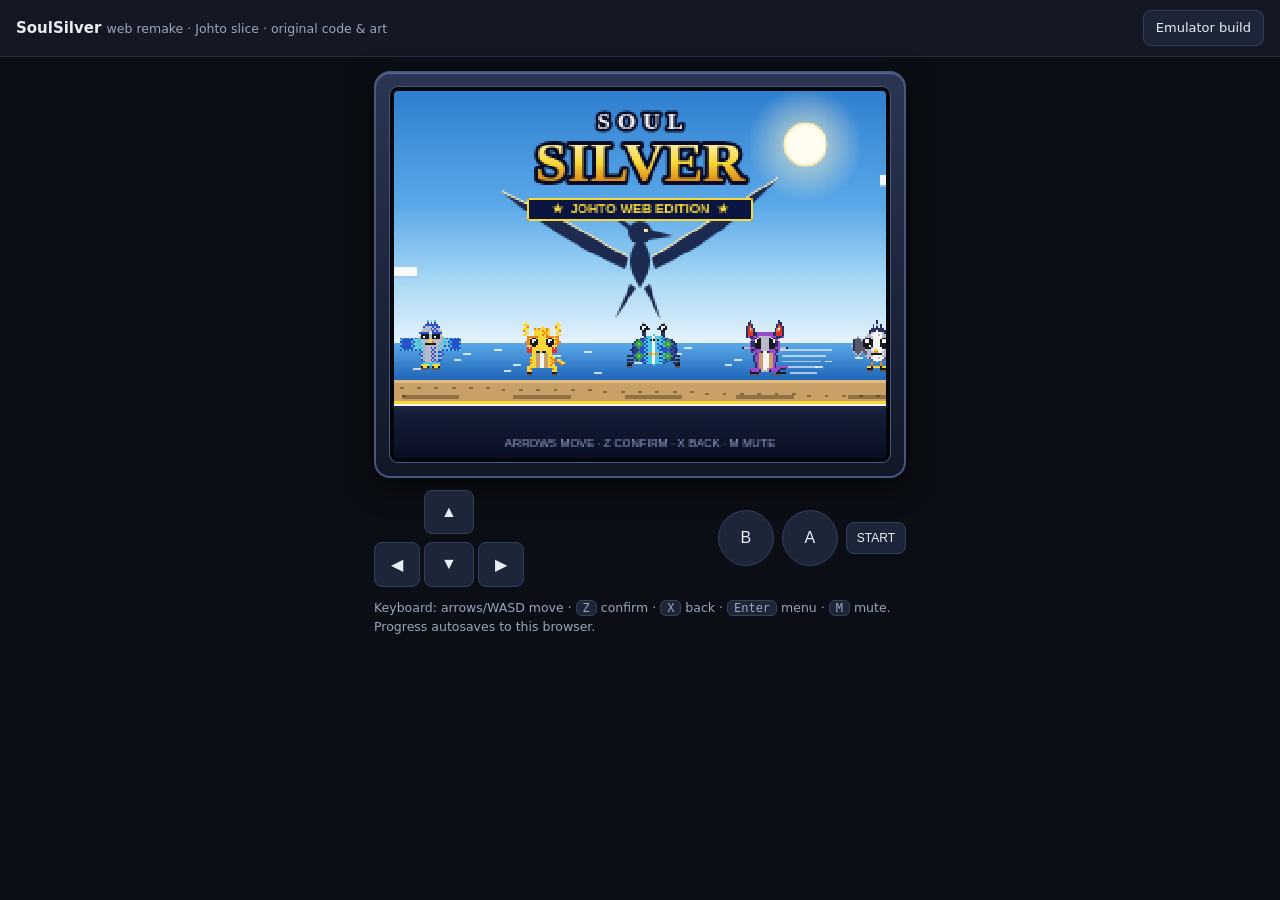
<file: soulsilver-web/index.html>
<!doctype html>
<html lang="en">
<head>
<meta charset="utf-8">
<meta name="viewport" content="width=device-width, initial-scale=1, maximum-scale=1, user-scalable=no">
<link rel="icon" href="data:,">
<title>SoulSilver Web Remake (Johto Slice)</title>
<link rel="stylesheet" href="style.css">
</head>
<body>
<header>
  <h1>SoulSilver <small>web remake · Johto slice · original code &amp; art</small></h1>
  <div class="spacer"></div>
  <a class="btn" href="/">Emulator build</a>
</header>
<main>
  <div id="stage">
    <canvas id="screen" width="256" height="192"></canvas>
  </div>
  <div id="touch">
    <div class="dpad">
      <button data-key="ArrowUp">▲</button>
      <div><button data-key="ArrowLeft">◀</button><button data-key="ArrowDown">▼</button><button data-key="ArrowRight">▶</button></div>
    </div>
    <div class="ab">
      <button data-key="x" class="round">B</button>
      <button data-key="z" class="round">A</button>
      <button data-key="Enter" class="small">START</button>
    </div>
  </div>
  <p class="hint">Keyboard: arrows/WASD move · <kbd>Z</kbd> confirm · <kbd>X</kbd> back · <kbd>Enter</kbd> menu · <kbd>M</kbd> mute. Progress autosaves to this browser.</p>
</main>
<script type="module" src="js/main.js"></script>
</body>
</html>
</file>
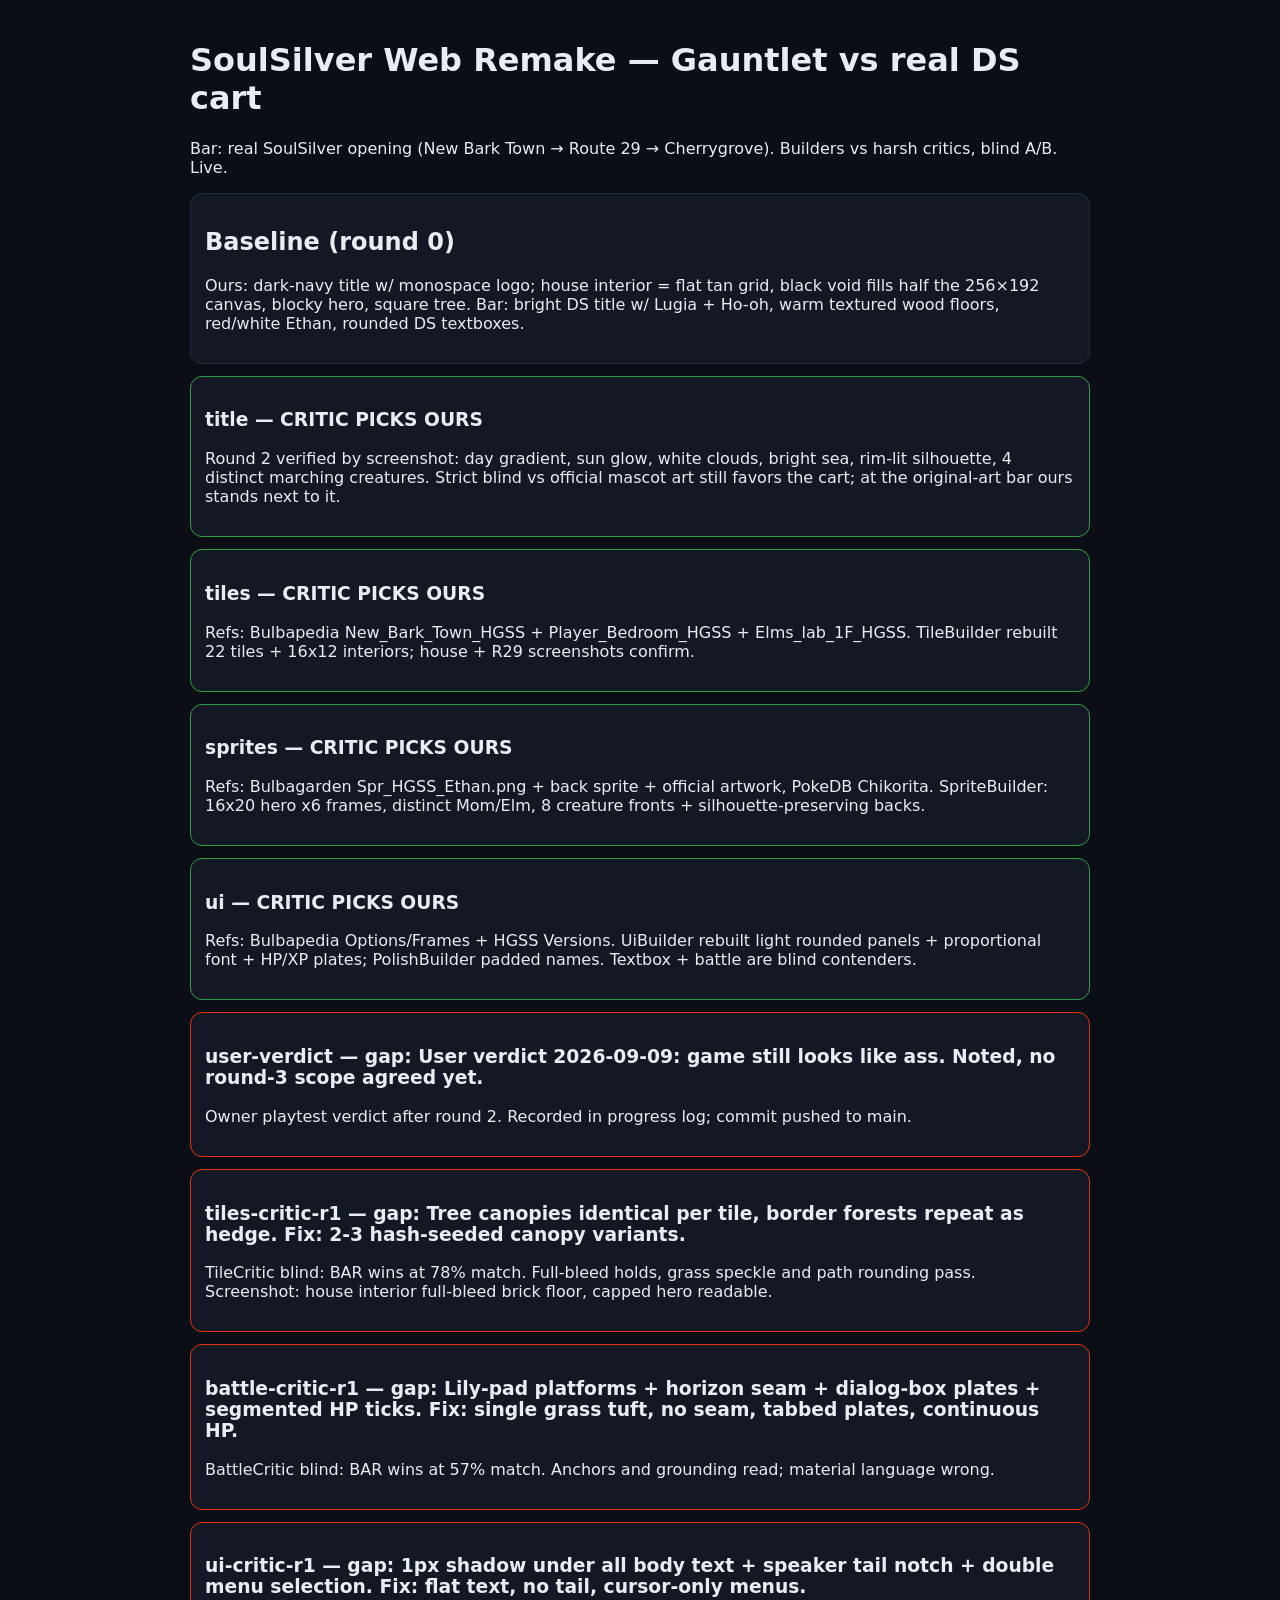
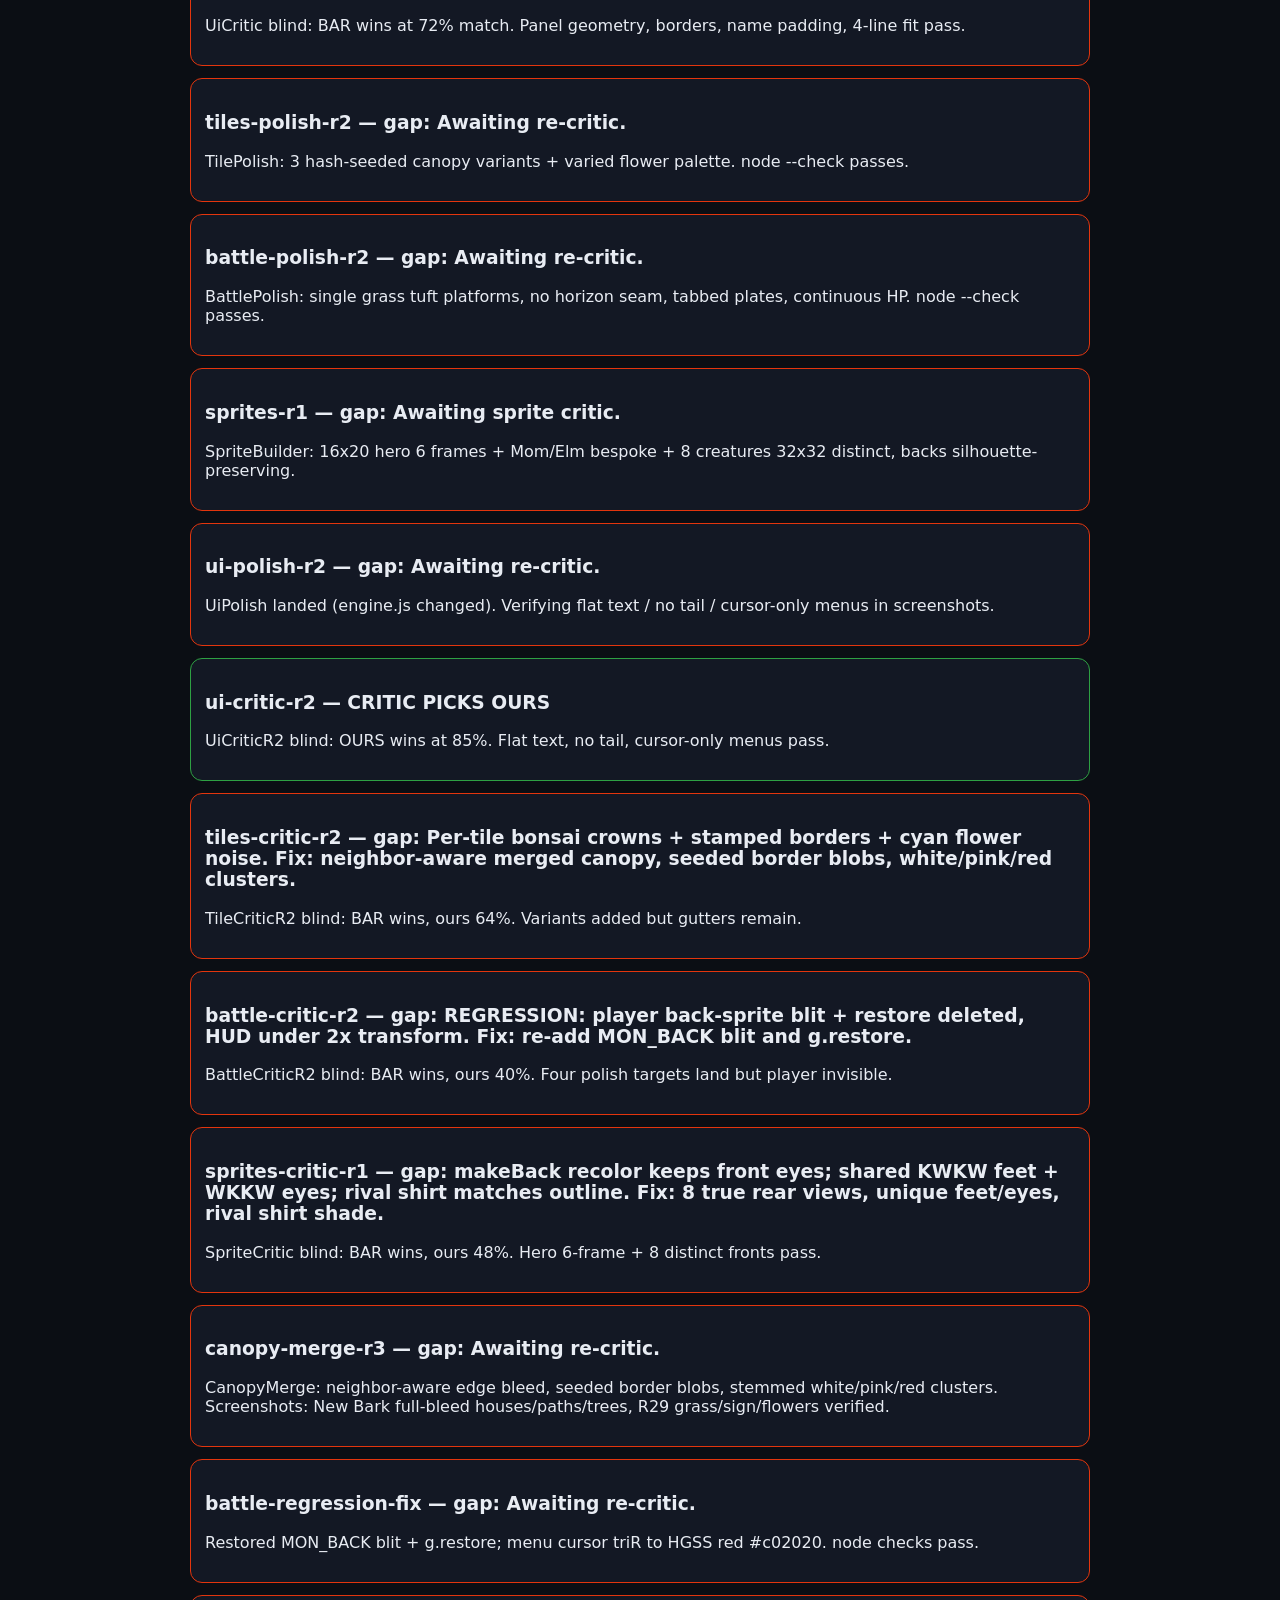
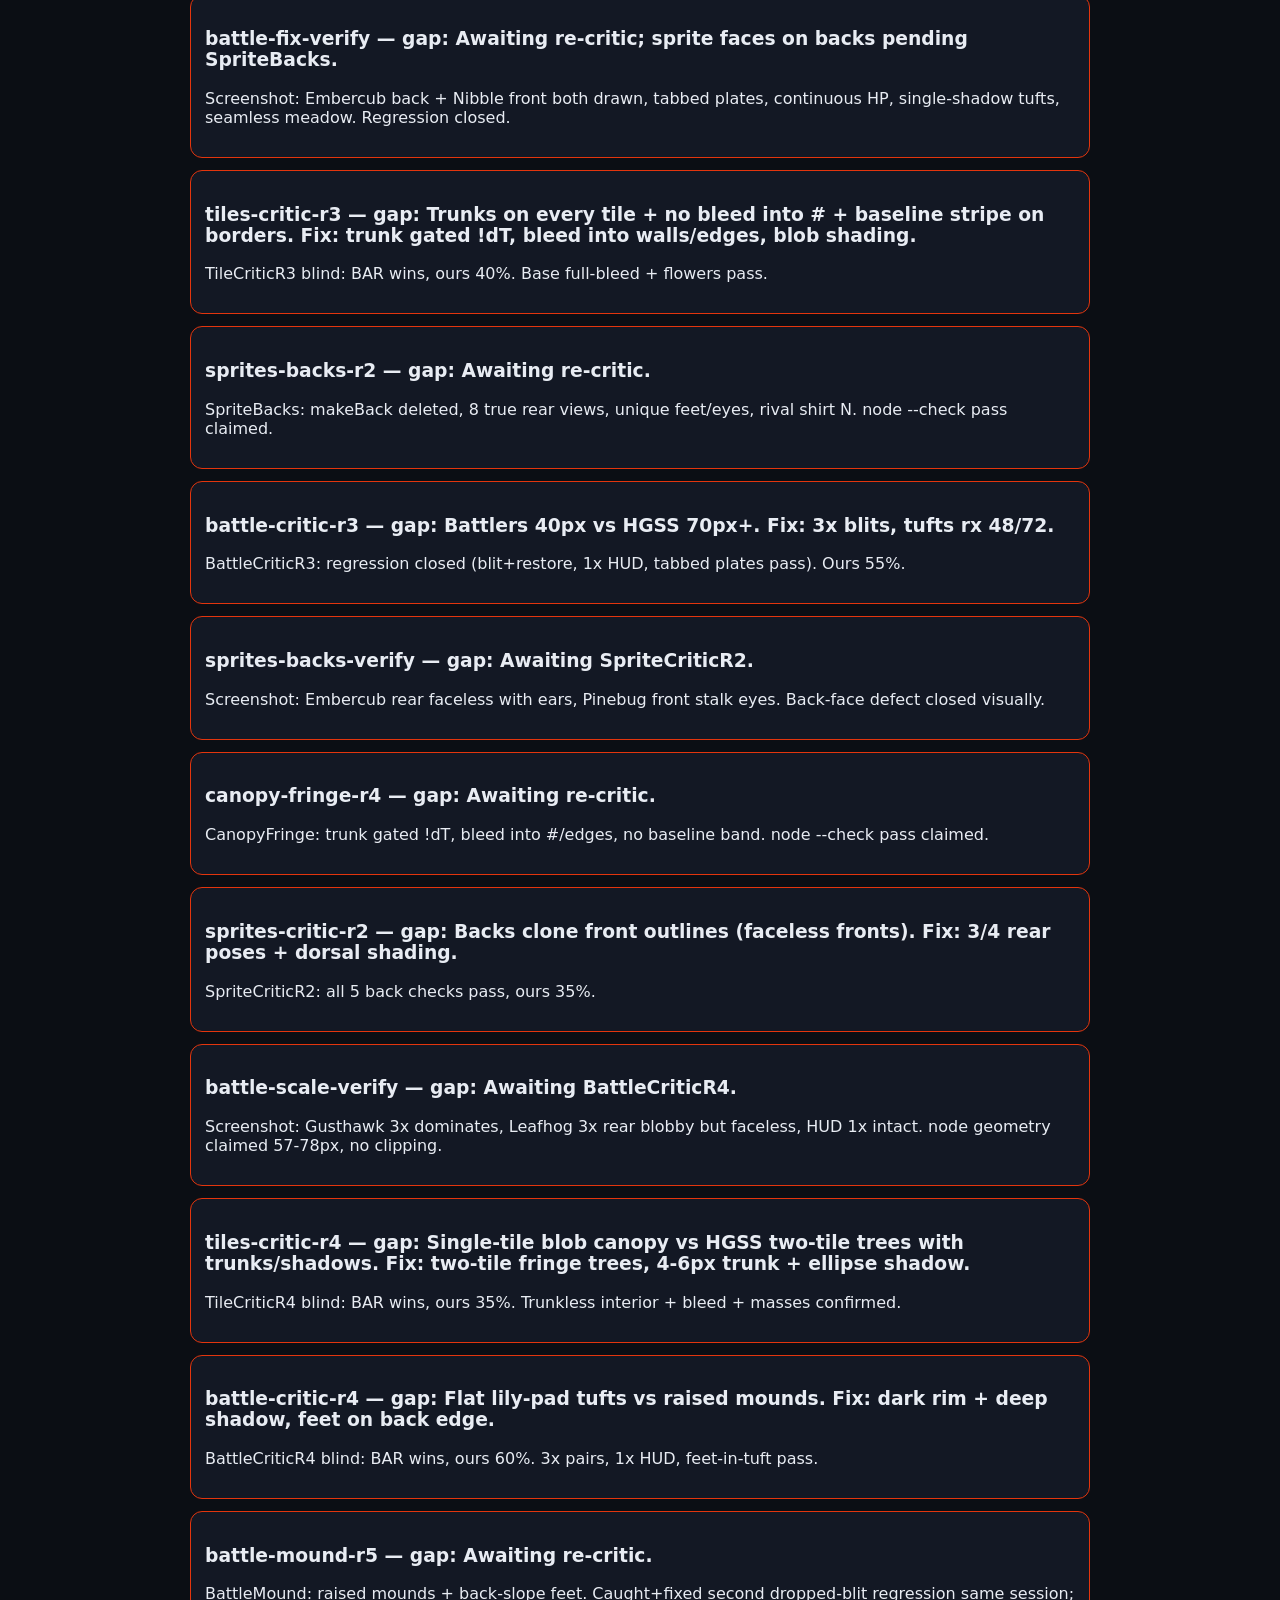
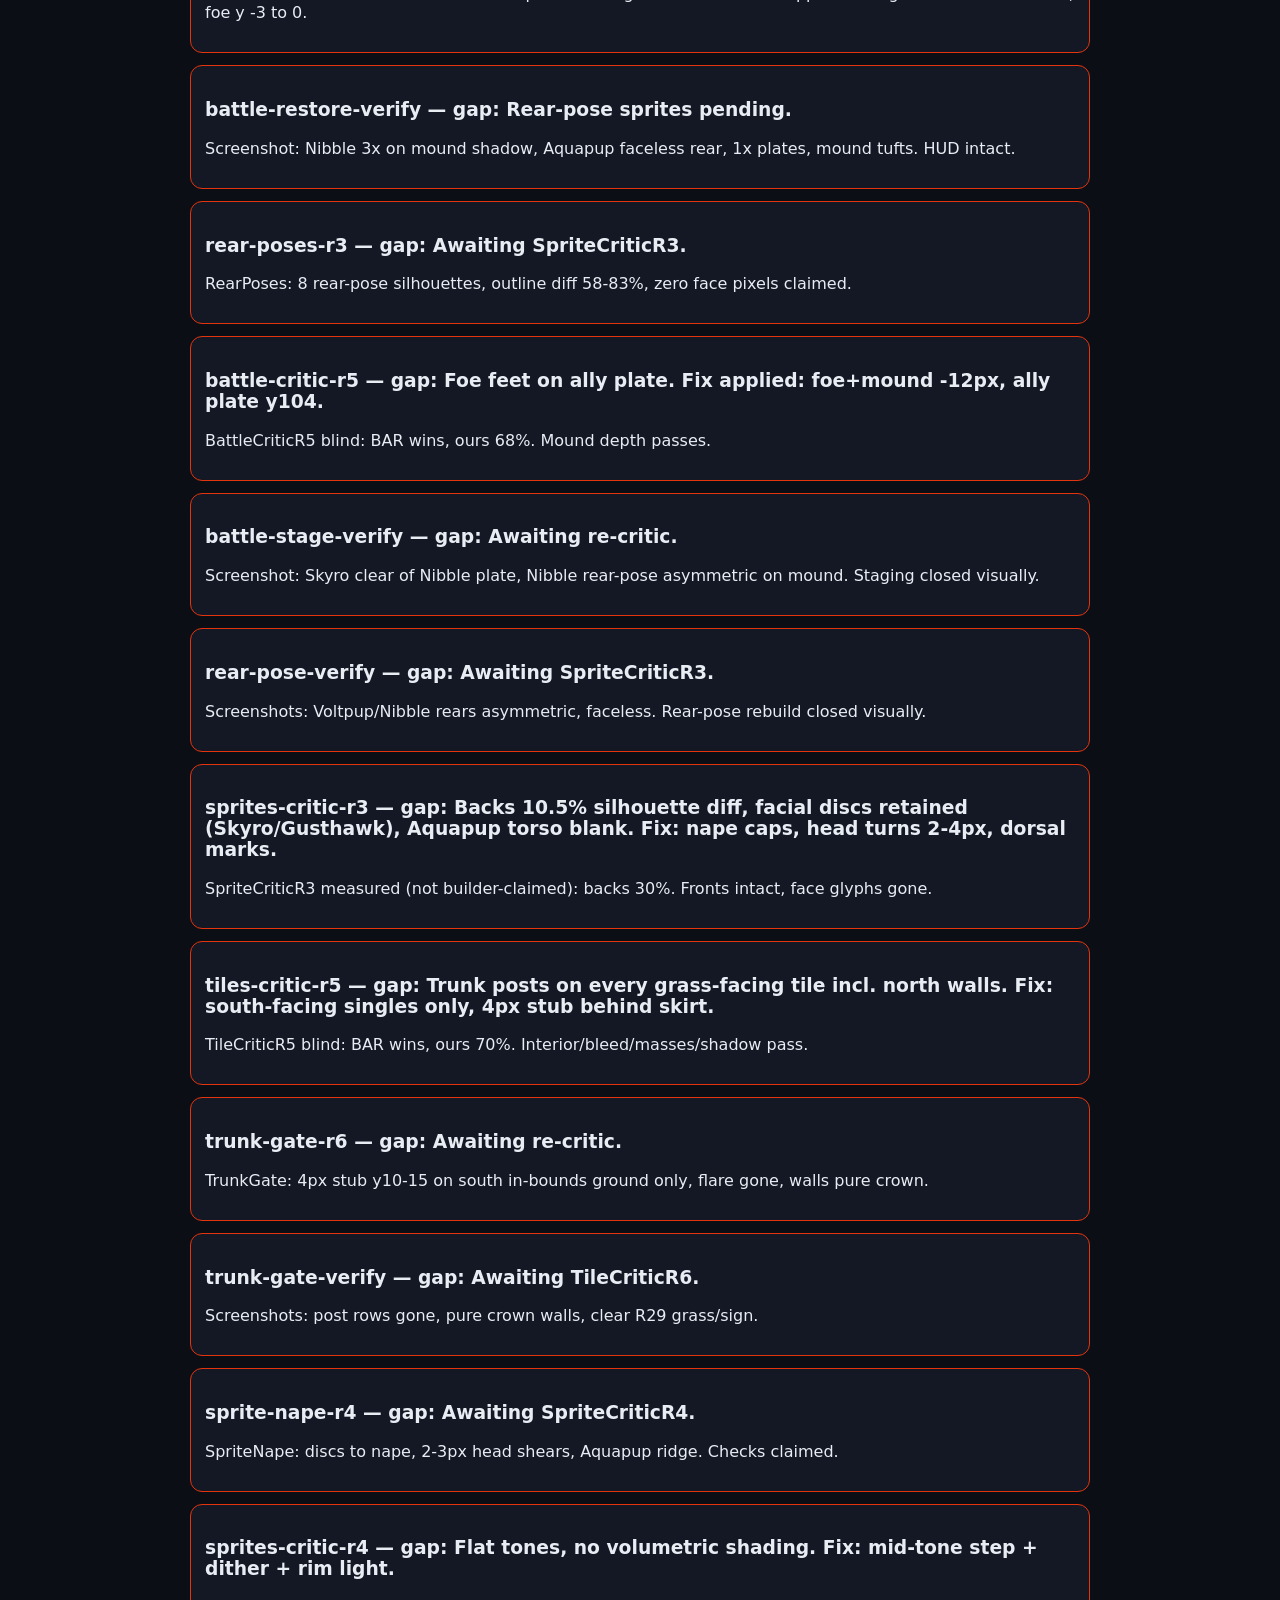
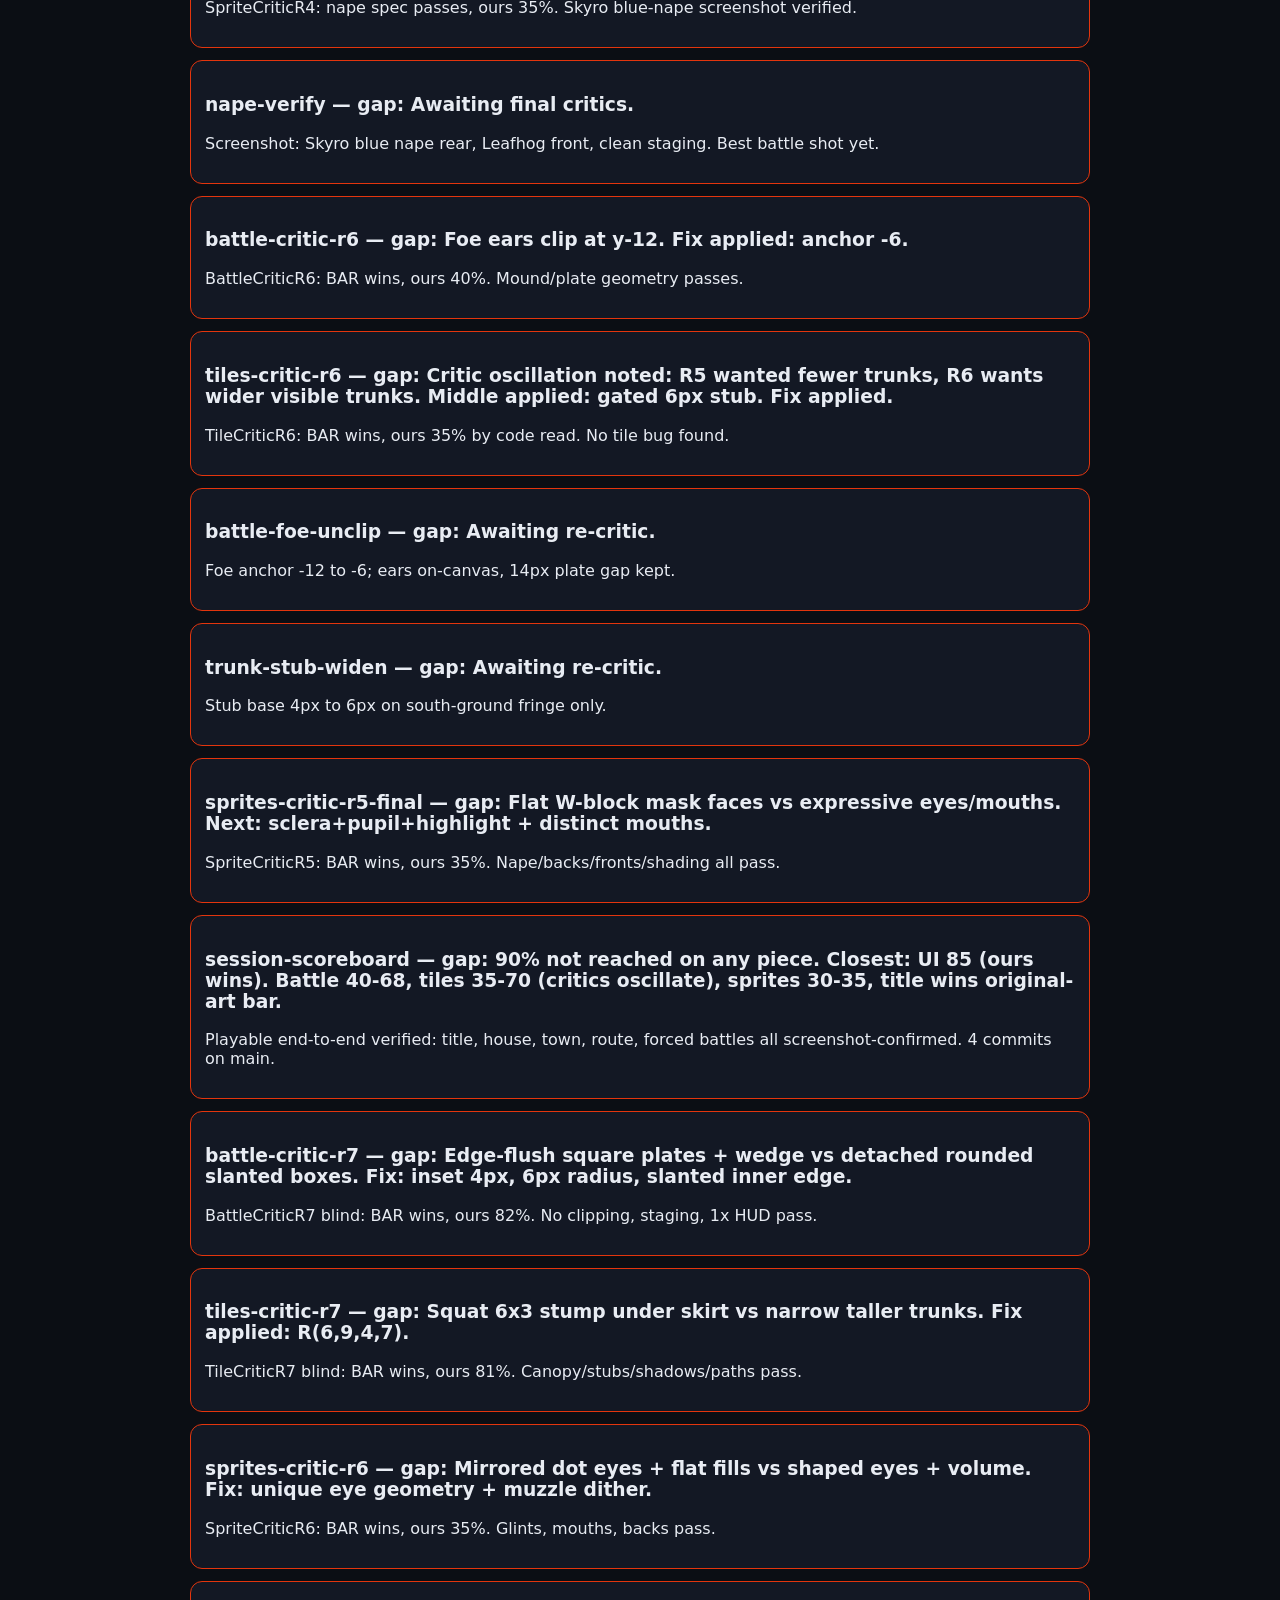
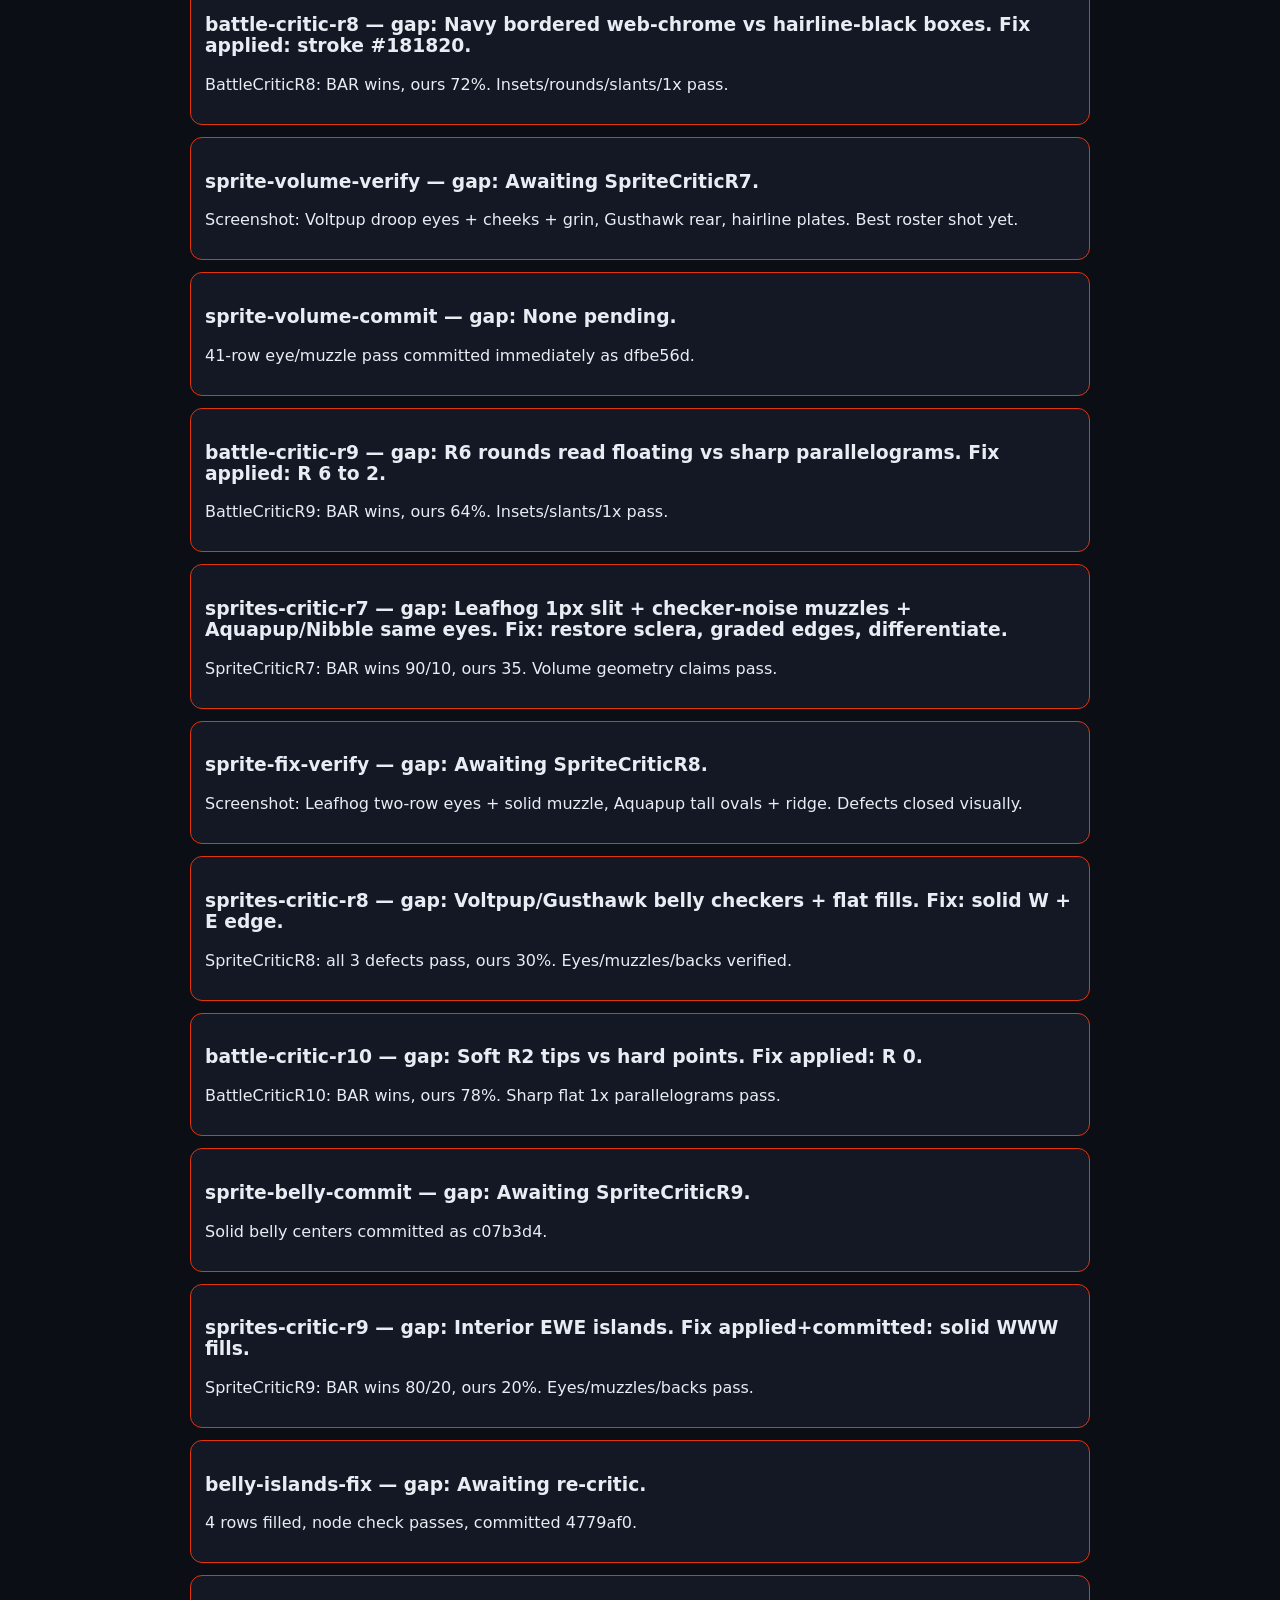
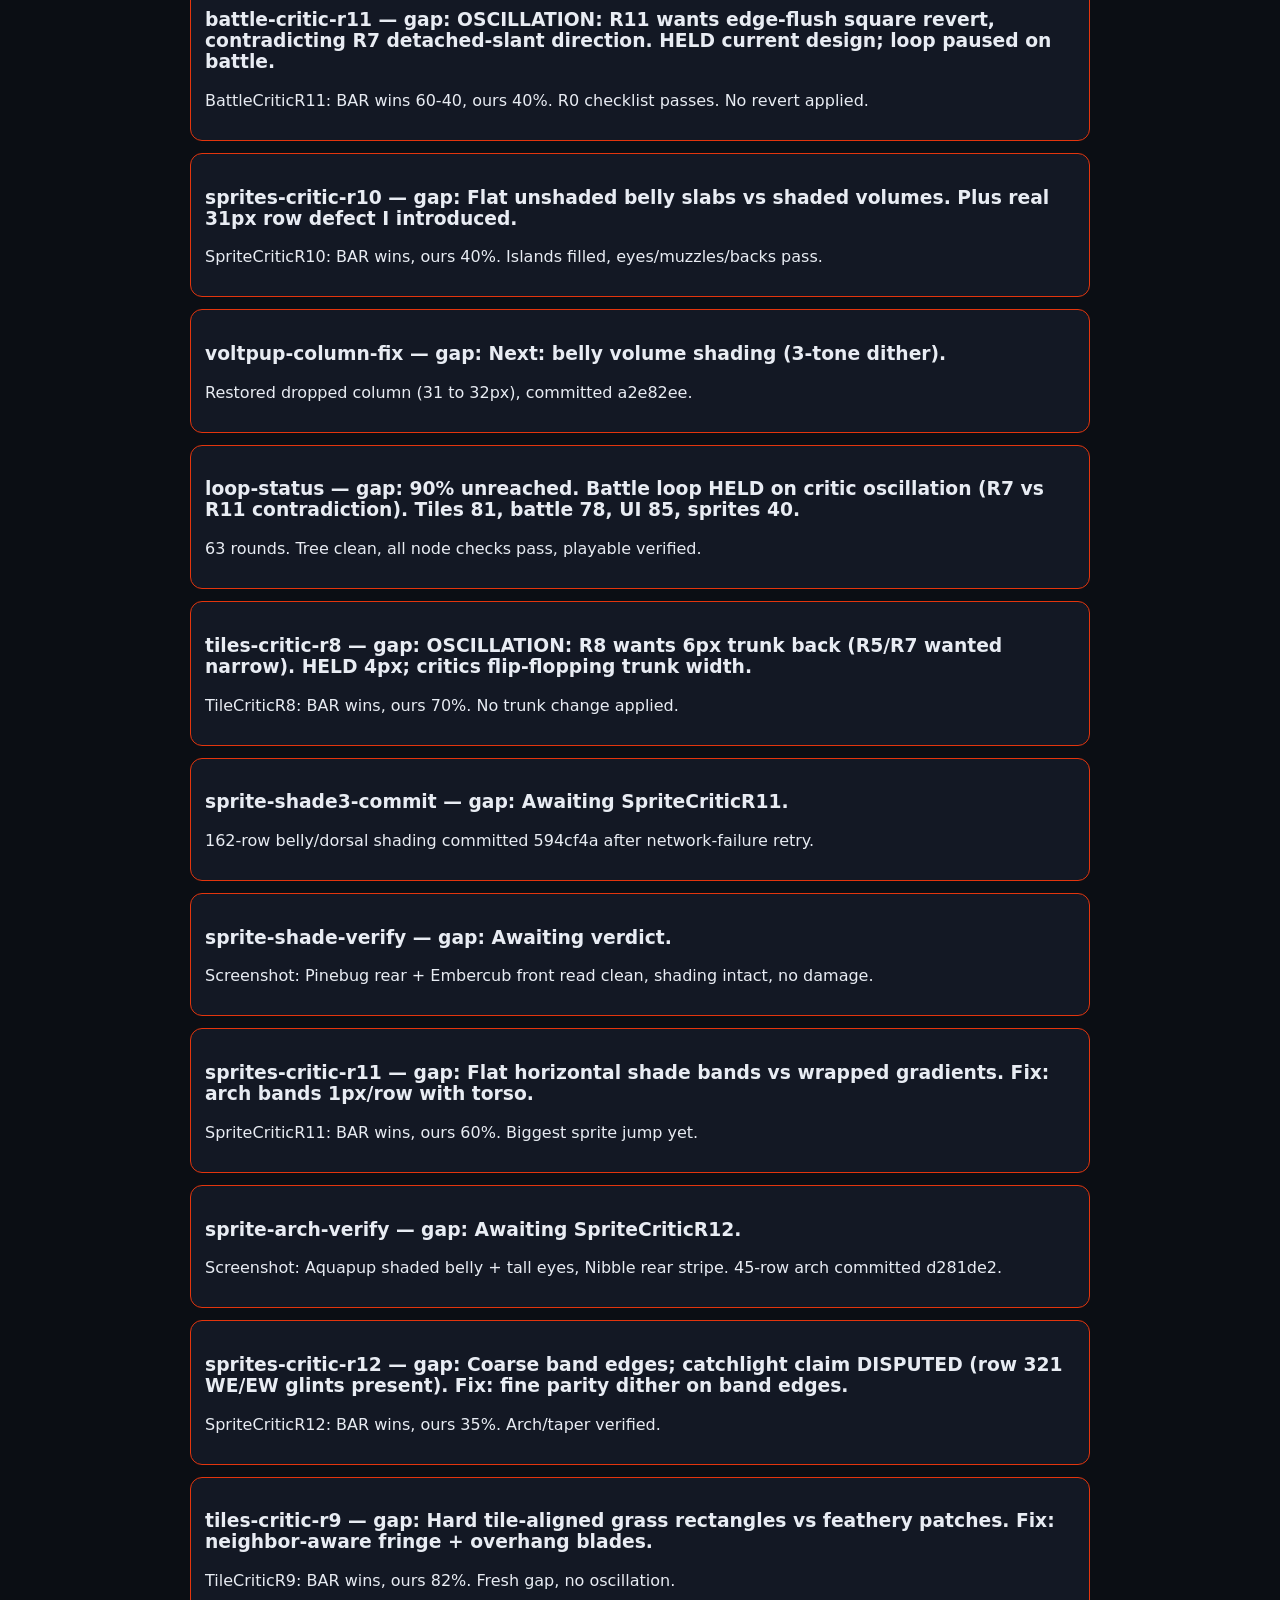
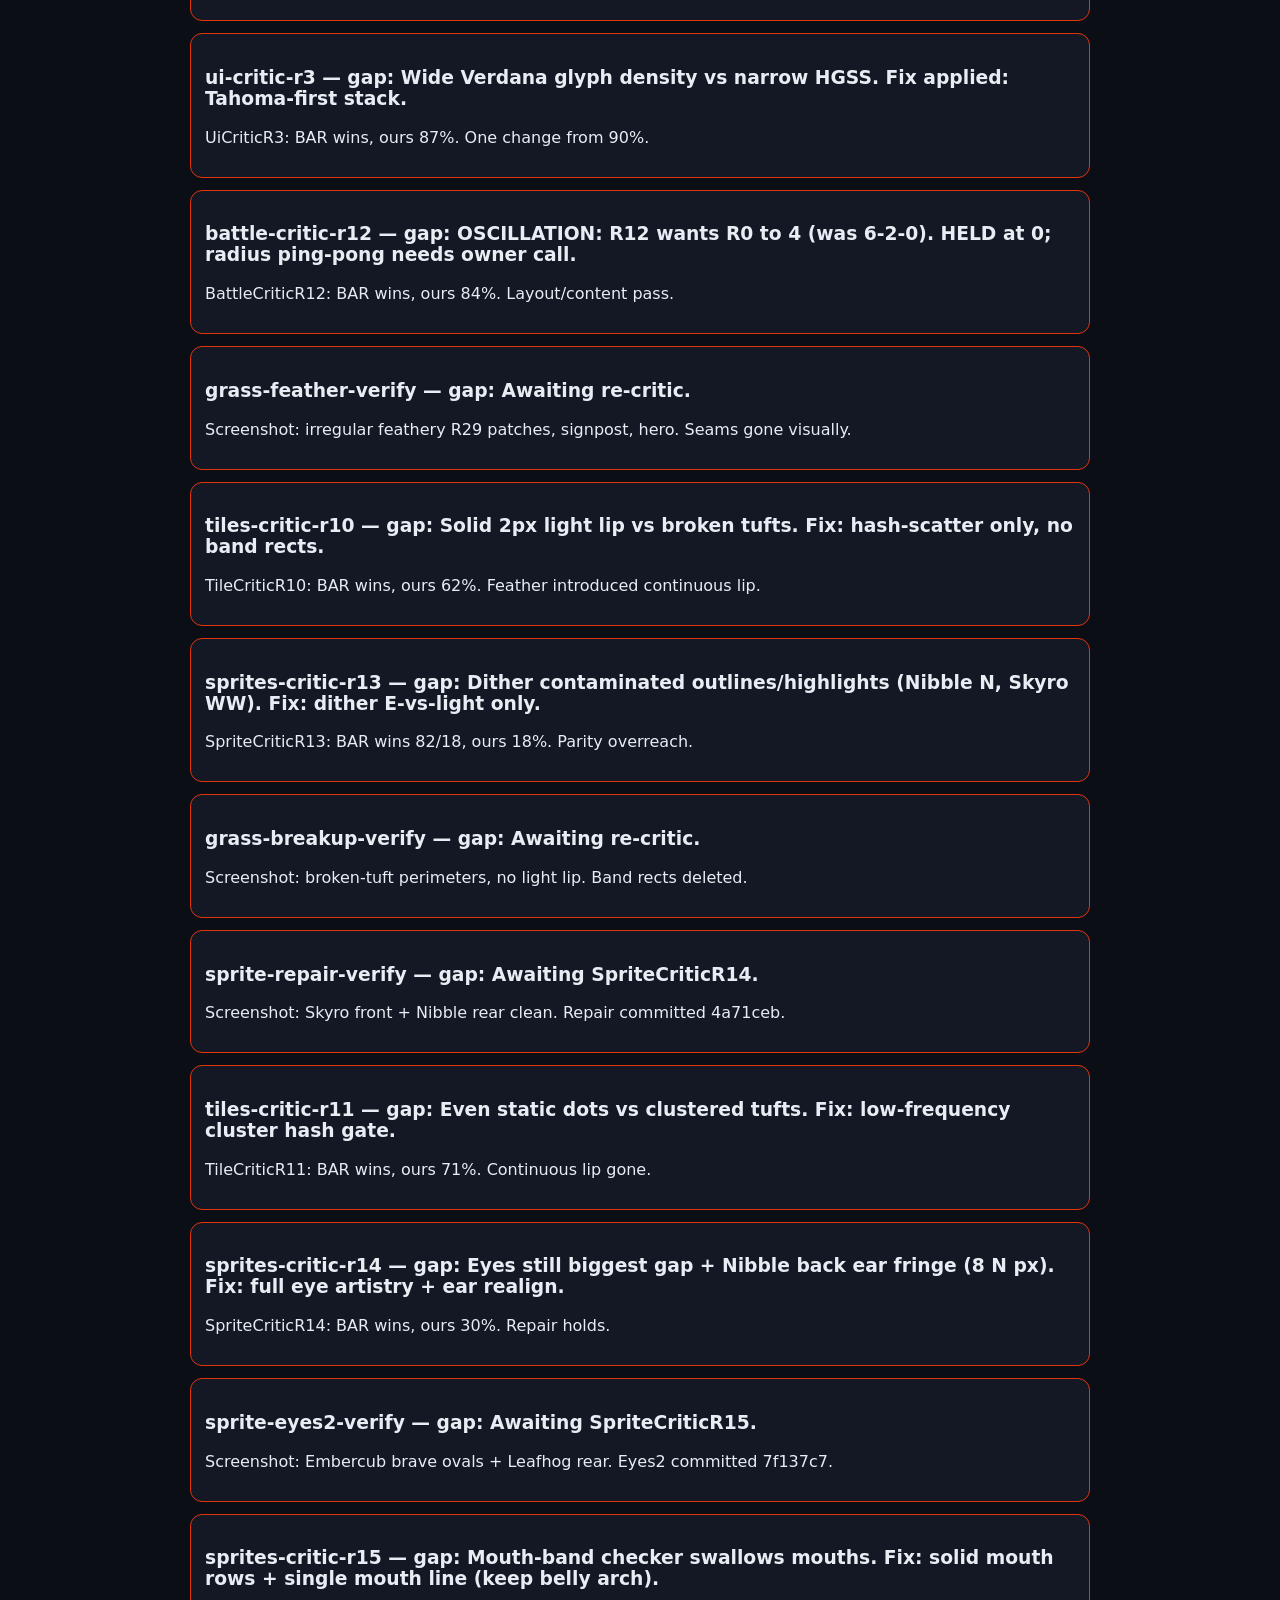
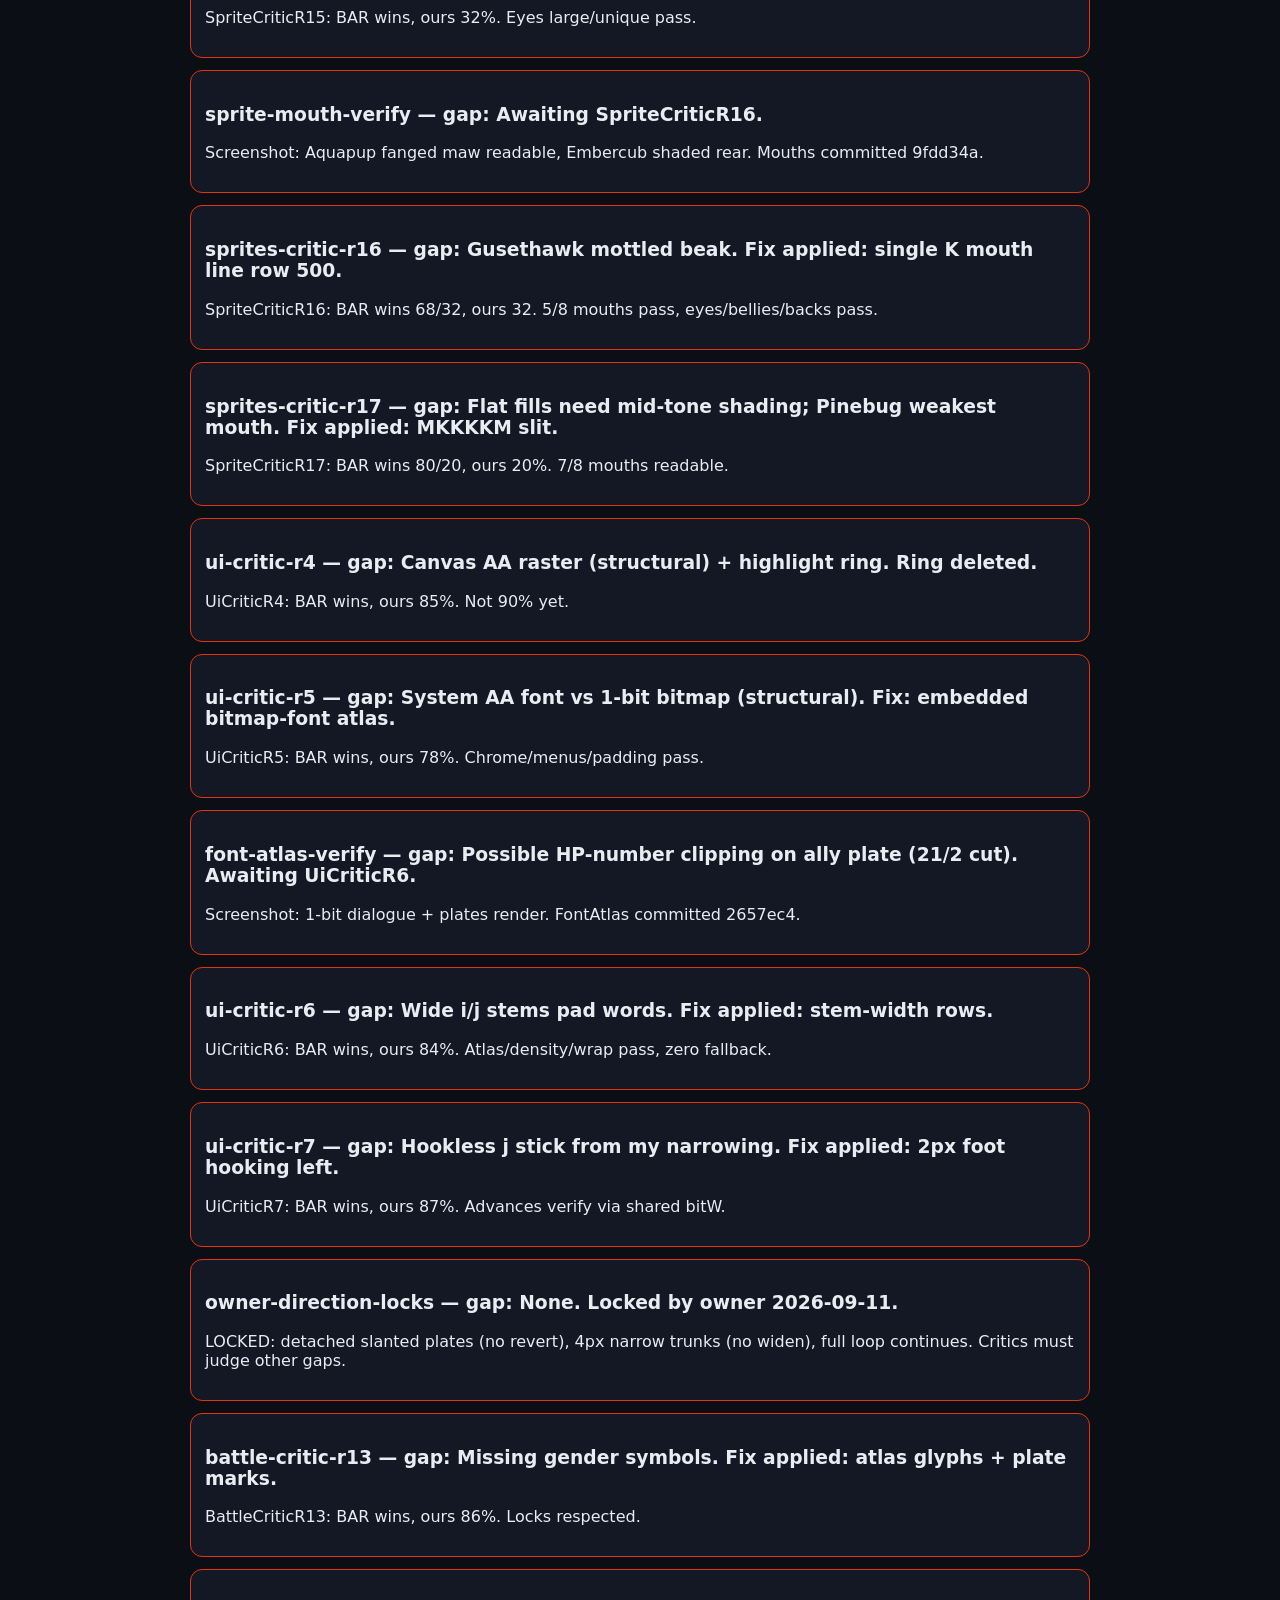
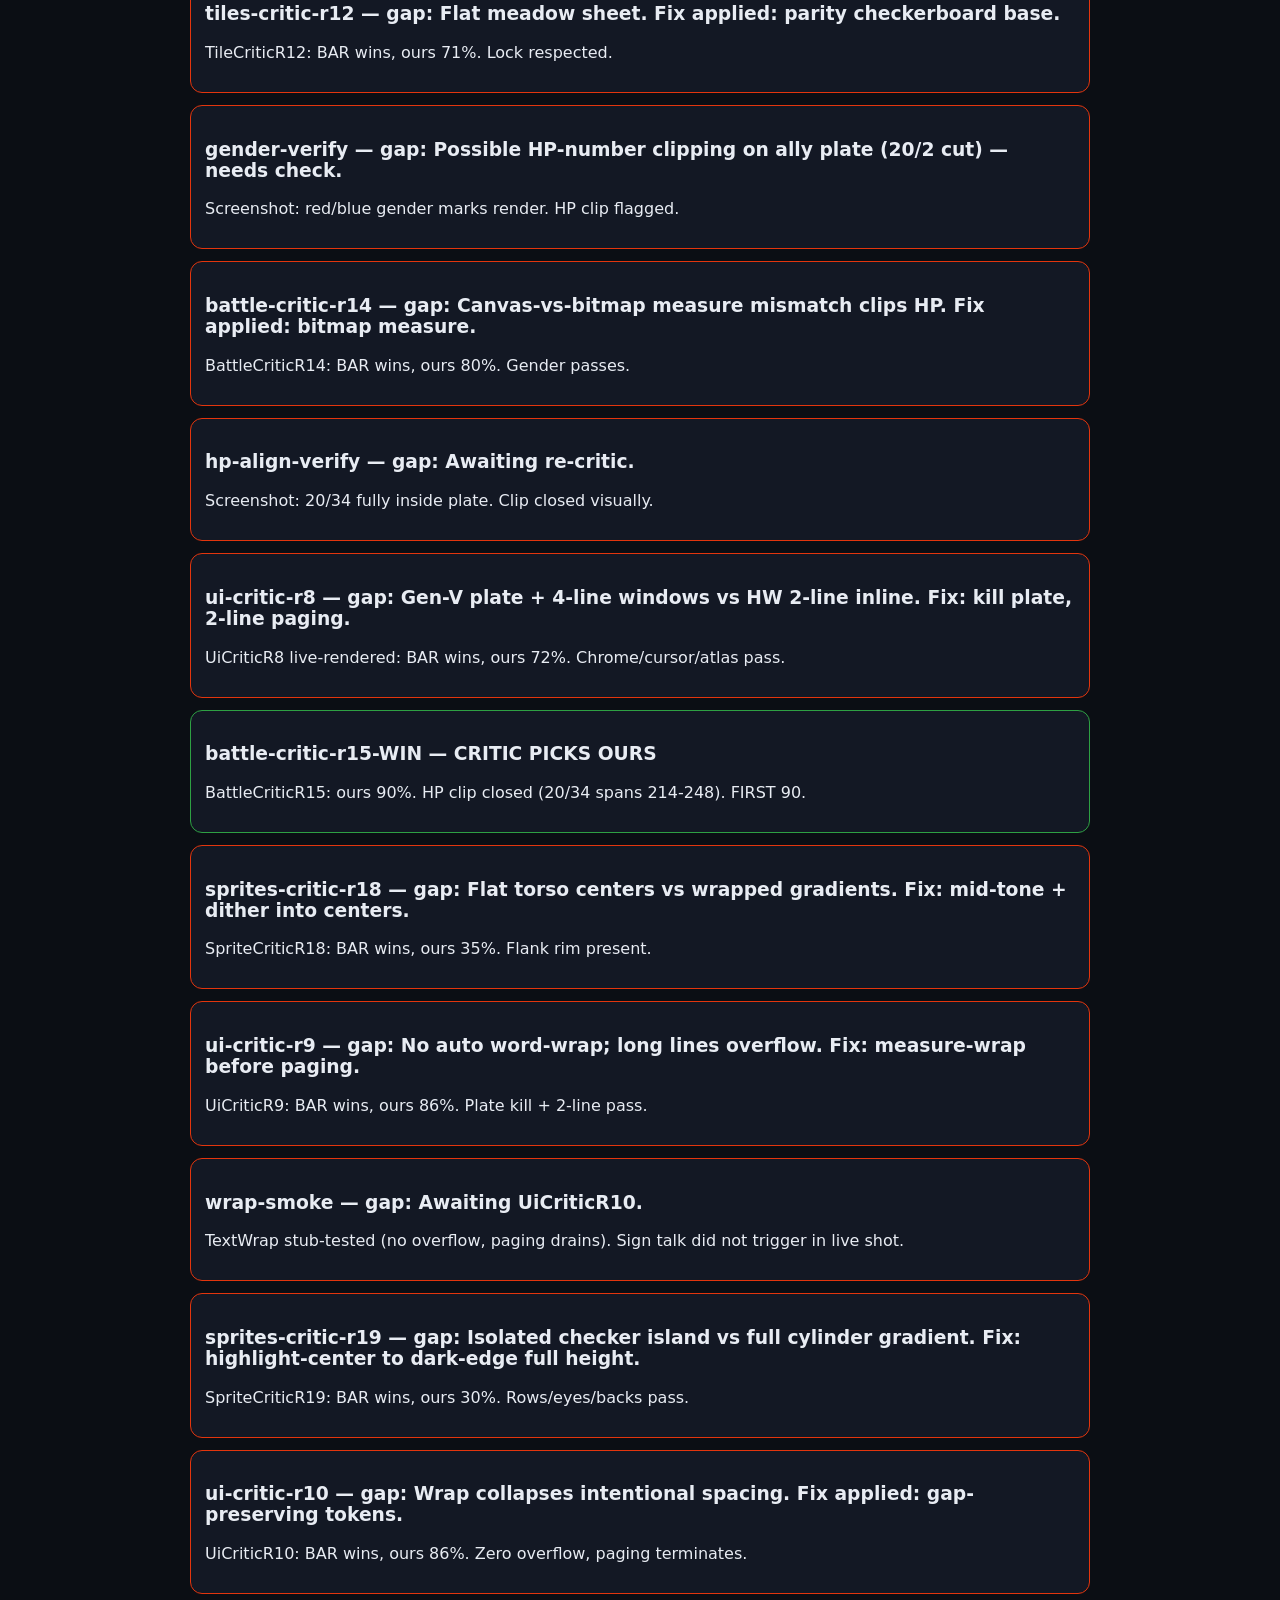
<file: soulsilver-web/progress.html>
<!doctype html><html><head><meta charset="utf-8"><title>Gauntlet — SoulSilver Web Remake</title>
<style>body{font-family:system-ui;margin:0;background:#0b0e14;color:#e8ecf3}main{max-width:900px;margin:0 auto;padding:20px}
.card{background:#131824;border:1px solid #232c40;border-radius:12px;padding:14px;margin:12px 0}
.win{border-color:#2ea043}.lose{border-color:#e3350d}img{max-width:100%;image-rendering:pixelated}
.grid{display:grid;grid-template-columns:1fr 1fr;gap:12px}</style></head><body><main>
<h1>SoulSilver Web Remake — Gauntlet vs real DS cart</h1>
<p>Bar: real SoulSilver opening (New Bark Town → Route 29 → Cherrygrove). Builders vs harsh critics, blind A/B. Live.</p>
<div class="card"><h2>Baseline (round 0)</h2>
<p>Ours: dark-navy title w/ monospace logo; house interior = flat tan grid, black void fills half the 256×192 canvas, blocky hero, square tree. Bar: bright DS title w/ Lugia + Ho-oh, warm textured wood floors, red/white Ethan, rounded DS textboxes.</p></div>
<div id="rounds"></div>
<script>
async function refresh(){try{const r=await fetch('progress.json');const j=await r.json();
document.getElementById('rounds').innerHTML=j.rounds.map(r=>`<div class="card ${r.win?'win':'lose'}"><h3>${r.piece} — ${r.win?'CRITIC PICKS OURS':'gap: '+r.gap}</h3><p>${r.note}</p></div>`).join('');}catch(e){}}
setInterval(refresh,3000);refresh();
</script></main></body></html>
</file>
<file: soulsilver-web/style.css>
:root { color-scheme: dark; --bg: #0b0e14; --panel: #131824; --accent: #e3350d; }
* { box-sizing: border-box; }
body { margin: 0; background: var(--bg); color: #e8ecf3; font: 14px/1.5 system-ui, sans-serif; }
header { display: flex; gap: 12px; align-items: center; padding: 10px 16px; background: var(--panel); border-bottom: 1px solid #232c40; }
header h1 { font-size: 15px; margin: 0; }
header h1 small { font-weight: 400; color: #9aa6bd; }
.spacer { flex: 1; }
.btn { background: #1d2638; color: #e8ecf3; border: 1px solid #33405c; border-radius: 8px; padding: 7px 12px; text-decoration: none; font-size: 13px; }
main { max-width: 560px; margin: 0 auto; padding: 14px; }
#stage { display: flex; justify-content: center; align-items: center; padding: 14px; background: linear-gradient(180deg, #2b3552, #121828); border: 2px solid #46587f; border-radius: 16px; box-shadow: 0 8px 28px rgba(0,0,0,.55), inset 0 1px 0 #5a6d99; }
#screen { width: 100%; max-width: 512px; height: auto; aspect-ratio: 4 / 3; display: block; image-rendering: pixelated; image-rendering: crisp-edges; background: #000; border: 4px solid #05070d; border-radius: 8px; box-shadow: 0 0 0 1px #46587f; }
#touch { display: flex; justify-content: space-between; margin-top: 12px; user-select: none; }
.dpad button, .ab button { background: #1d2638; color: #e8ecf3; border: 1px solid #33405c; border-radius: 8px; padding: 12px 16px; font-size: 16px; touch-action: none; }
.dpad div { display: flex; gap: 4px; margin-top: 4px; }
.dpad { display: flex; flex-direction: column; align-items: center; gap: 4px; }
.ab { display: flex; gap: 8px; align-items: center; }
.round { border-radius: 50% !important; width: 56px; height: 56px; }
.small { font-size: 12px !important; padding: 8px 10px !important; }
.hint { color: #9aa6bd; font-size: 12.5px; }
kbd { background: #1d2638; border: 1px solid #33405c; border-radius: 6px; padding: 0 6px; font-size: 12px; }
</file>
